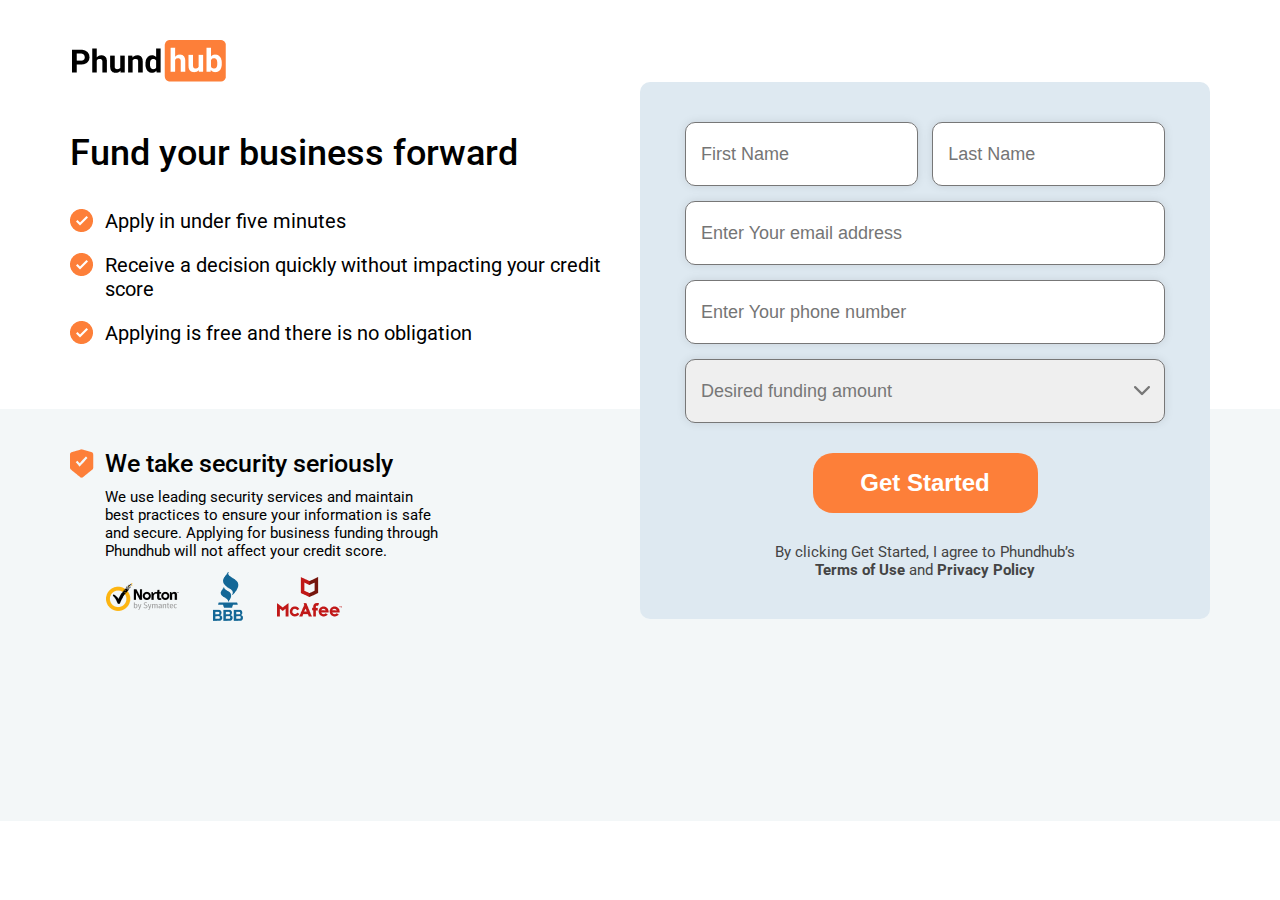
<file: index.html>
<!doctype html>
<html>
<head>
   <meta charset="utf-8">
   <meta name="viewport" content="width=device-width, initial-scale=1.0, maximum-scale=1, user-scalable=0" />
   <meta name="keywords" content="sportz, sportz-interactive, interactive, games, sports, events, event sports" />
   <title>Phundhub</title>
   <link href="css/style.css" rel="stylesheet" />
   <link href="css/responsive.css" rel="stylesheet" />
</head>
<body>

   <header>
      <div class="fix_wrap">
         <div class="logo"><a href="#"><img src="images/logo.png"/></a></div>
      </div>
   </header>
  
   <div class="main">
      <div class="fix_wrap">
         <div class="left">
            <div class="content">
               <h1>Fund your business forward</h1>
               <ul class="details">
                  <li>Apply in under five minutes</li>
                  <li>Receive a decision quickly without impacting your credit score</li>
                  <li>Applying is free and there is no obligation</li>
               </ul>
            </div>
         </div>
         <div class="right">
            <div class="form">
               <form>
                  <div class="input_part">
                  <div class="input_filed">
                     <input type="text" placeholder="First Name"/>
                  </div>
                  <div class="input_filed input_right">
                     <input type="text" placeholder="Last Name"/>
                  </div>
                  </div>
                  <div class="input_filed">
                     <input type="email" placeholder="Enter Your email address"/>
                  </div>
                  <div class="input_filed">
                     <input type="text" placeholder="Enter Your phone number"/>
                  </div>
                  <div class="input_filed">
                     <select>
                        <option>Desired funding amount</option>
                        <option>Select 1</option>
                        <option>Select 2</option>
                     </select>
                  </div>
                  <div class="input_btn">
                     <input type="button" value="Get Started" />
                  </div>
                  <div class="input_text">
                     <p>By clicking Get Started, I agree to Phundhub’s </p>
                     <p><b>Terms of Use</b> and <b>Privacy Policy</b></p>
                  </div>
               </form>
            </div>
         </div>
      </div>
   </div>

   <footer>
      <div class="fix_wrap">
         <div class="footer_content">
            <h4>We take security seriously</h4>
            <p>We use leading security services and maintain best practices to ensure your information is safe and secure. Applying for business funding through Phundhub will not affect your credit score.</p>
            <ul>
               <li><img src="images/f_logo1.png"/></li>
               <li><img src="images/f_logo3.png"/></li>
               <li><img src="images/f_logo2.png"/></li>
            </ul>
         </div>
      </div>
   </footer>

</body>
</html>
</file>
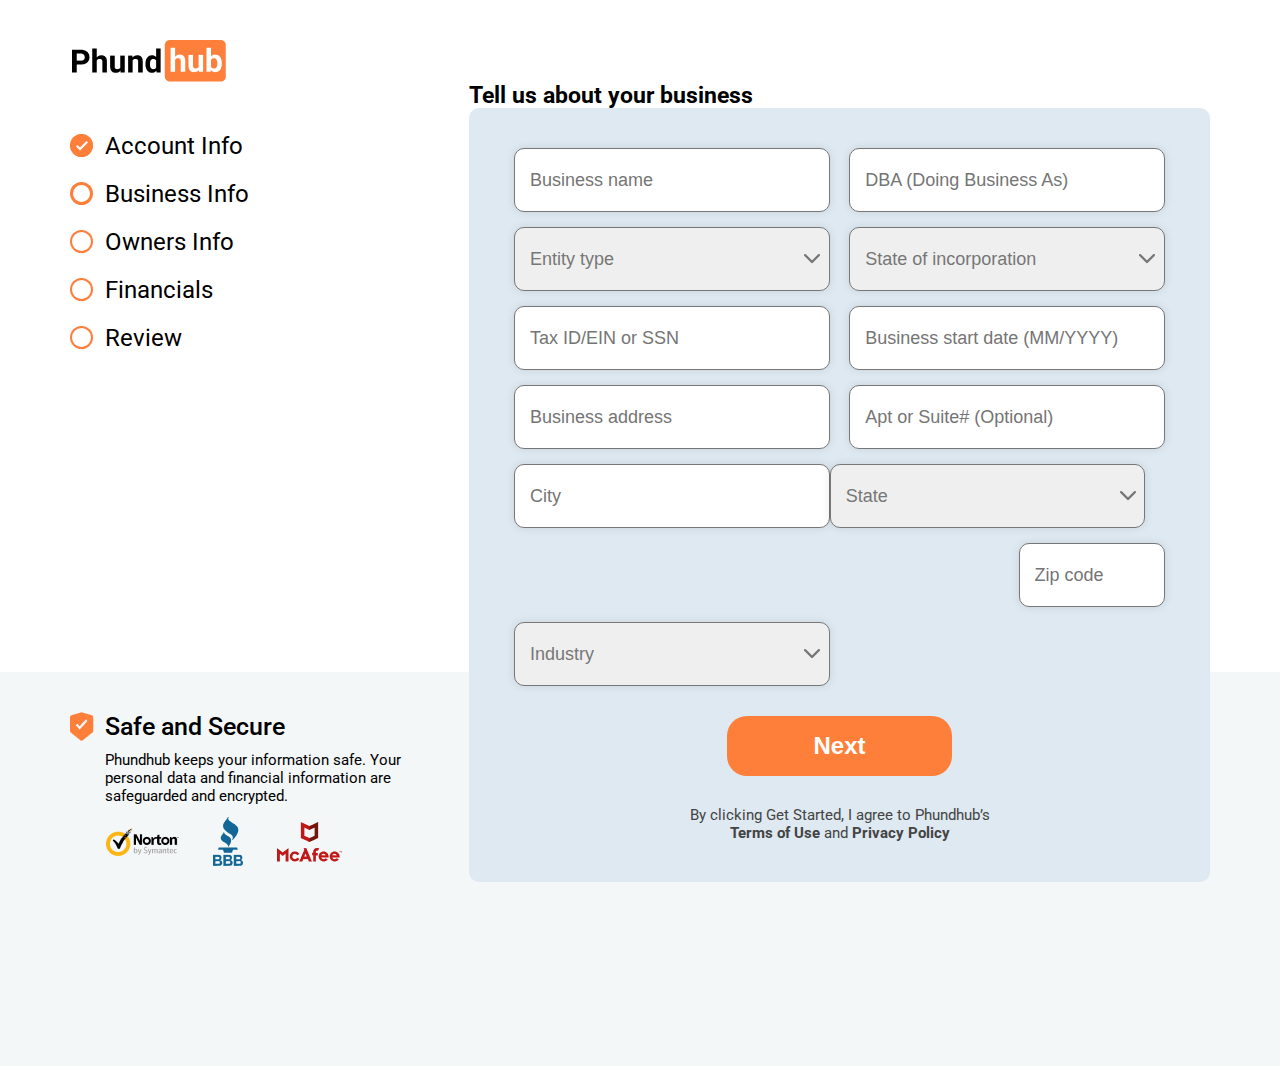
<file: account-step1.html>
<!doctype html>
<html>
<head>
   <meta charset="utf-8">
   <meta name="viewport" content="width=device-width, initial-scale=1.0, maximum-scale=1, user-scalable=0" />
   <meta name="keywords" content="sportz, sportz-interactive, interactive, games, sports, events, event sports" />
   <title>Phundhub</title>
   <link href="css/style.css" rel="stylesheet" />
   <link href="css/responsive.css" rel="stylesheet" />
</head>
<body>

   <header>
      <div class="fix_wrap">
         <div class="logo"><a href="#"><img src="images/logo.png"/></a></div>
      </div>
   </header>
  
   <div class="main account">
      <div class="fix_wrap">
         <div class="left">
            <div class="content">
               <ul class="account_step">
                  <li class="done"><a href="#">Account Info</a></li>
                  <li class="active"><a href="#"></a>Business Info</li>
                  <li><a href="#">Owners Info</a></li>
                  <li><a href="#">Financials</a></li>
                  <li><a href="#">Review</a></li>
               </ul>
            </div>
         </div>
         <div class="right">
            <h2>Tell us about your business</h2>
            <div class="form">
               <form>
                  <div class="input_part">
                  <div class="input_filed">
                     <input type="text" placeholder="Business name"/>
                  </div>
                  <div class="input_filed input_right">
                     <input type="text" placeholder="DBA (Doing Business As)"/>
                  </div>
                  </div>
                  <div class="input_part">
                     <div class="input_filed">
                        <select>
                           <option>Entity type</option>
                           <option>Select 1</option>
                           <option>Select 2</option>
                        </select>
                     </div>
                     <div class="input_filed input_right">
                        <select>
                           <option>State of incorporation</option>
                           <option>Select 1</option>
                           <option>Select 2</option>
                        </select>
                     </div>
                  </div>
                  <div class="input_part">
                     <div class="input_filed">
                        <input type="email" placeholder="Tax ID/EIN or SSN"/>
                     </div>
                     <div class="input_filed input_right">
                        <input type="email" placeholder="Business start date (MM/YYYY)"/>
                     </div>
                  </div>
                  <div class="input_part six_four">
                     <div class="input_filed">
                        <input type="email" placeholder="Business address"/>
                     </div>
                     <div class="input_filed input_right">
                        <input type="email" placeholder="Apt or Suite# (Optional)"/>
                     </div>
                  </div>
                  <div class="input_part three_box">
                     <div class="input_filed">
                        <input type="email" placeholder="City"/>
                     </div>
                     <div class="input_filed">
                     <select>
                        <option>State</option>
                        <option>Select 1</option>
                        <option>Select 2</option>
                     </select>
                     </div>
                     <div class="input_filed input_right">
                        <input type="email" placeholder="Zip code"/>
                     </div>
                  </div>
                  <div class="input_part three_box">
                     <div class="input_filed">
                        <select>
                           <option>Industry</option>
                           <option>Select 1</option>
                           <option>Select 2</option>
                        </select>
                     </div>
                  </div>
                  
                  <div class="input_btn">
                     <input type="button" value="Next" />
                  </div>
                  <div class="input_text">
                     <p>By clicking Get Started, I agree to Phundhub’s </p>
                     <p><b>Terms of Use</b> and <b>Privacy Policy</b></p>
                  </div>
               </form>
            </div>
         </div>
      </div>
   </div>

   <footer>
      <div class="fix_wrap">
         <div class="footer_content">
            <h4>Safe and Secure</h4>
            <p>Phundhub keeps your information safe. Your personal data and financial information are safeguarded and encrypted.</p>
            <ul>
               <li><img src="images/f_logo1.png"/></li>
               <li><img src="images/f_logo3.png"/></li>
               <li><img src="images/f_logo2.png"/></li>
            </ul>
         </div>
      </div>
   </footer>

</body>
</html>
</file>
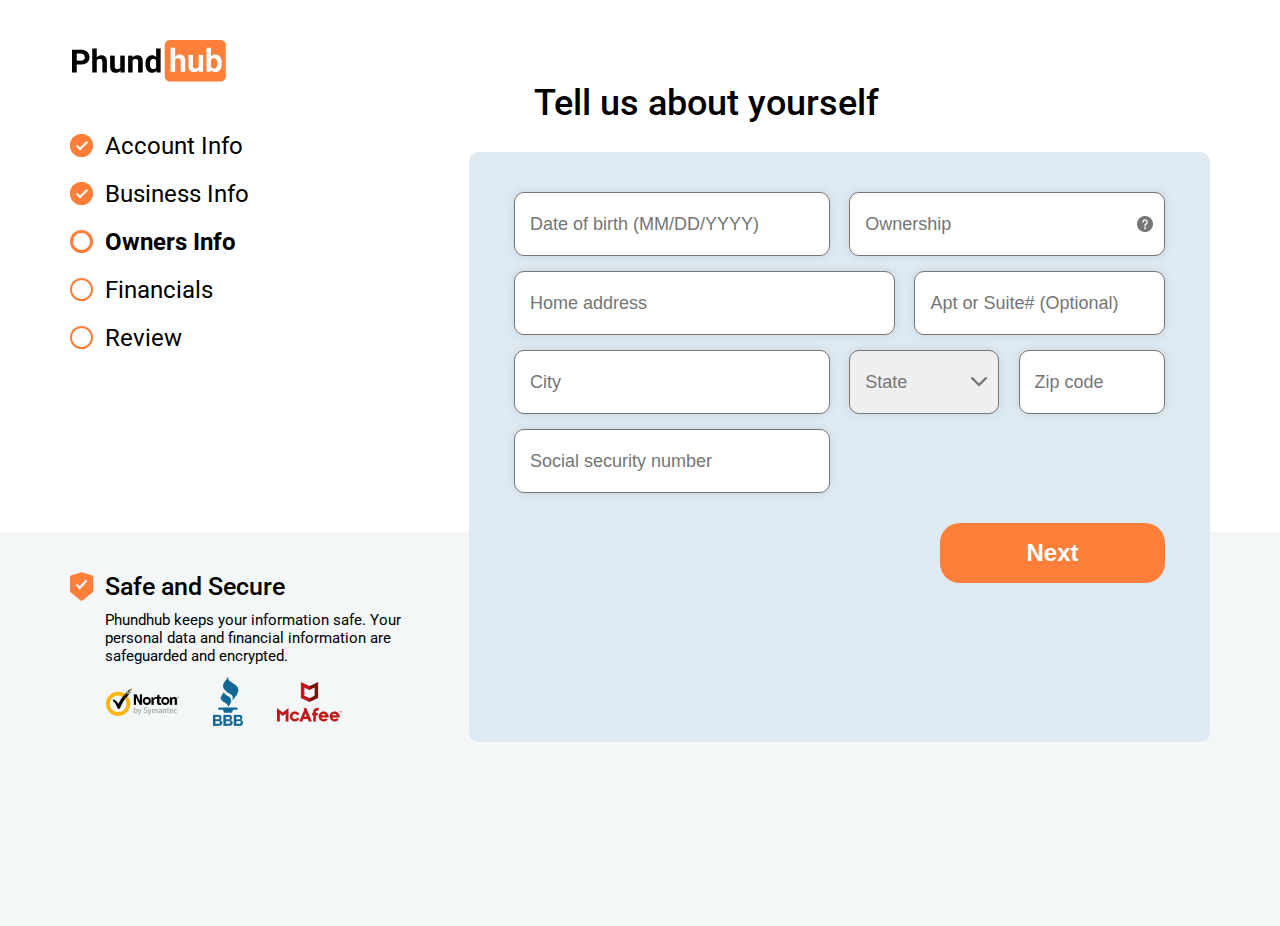
<file: account-step2.html>
<!doctype html>
<html>
<head>
   <meta charset="utf-8">
   <meta name="viewport" content="width=device-width, initial-scale=1.0, maximum-scale=1, user-scalable=0" />
   <meta name="keywords" content="sportz, sportz-interactive, interactive, games, sports, events, event sports" />
   <title>Phundhub</title>
   <link href="css/style.css" rel="stylesheet" />
   <link href="css/responsive.css" rel="stylesheet" />
</head>
<body>

   <header>
      <div class="fix_wrap">
         <div class="logo"><a href="#"><img src="images/logo.png"/></a></div>
      </div>
   </header>
  
   <div class="main account">
      <div class="fix_wrap">
         <div class="left">
            <div class="content">
               <ul class="account_step">
                  <li class="done"><a href="#">Account Info</a></li>
                  <li class="done"><a href="#">Business Info</a></li>
                  <li class="active"><a href="#">Owners Info</a></li>
                  <li><a href="#">Financials</a></li>
                  <li><a href="#">Review</a></li>
               </ul>
            </div>
         </div>
         <div class="right">
            <div class="min_head">
               <h2>Tell us about yourself</h2>
            </div>   
            <div class="form">
               <form>
                  <div class="input_part">
                  <div class="input_filed">
                     <input type="text" placeholder="Date of birth (MM/DD/YYYY)"/>
                  </div>
                  <div class="input_filed input_right">
                     <input type="text" placeholder="Ownership"/>
                     <div class="info"><img src="images/help.png"/></div>
                  </div>
                  </div>
                  <div class="input_part">
                     <div class="input_filed six_part">
                        <input type="email" placeholder="Home address"/>
                     </div>
                     <div class="input_filed four_part input_right">
                        <input type="email" placeholder="Apt or Suite# (Optional)"/>
                     </div>
                  </div>
                  <div class="input_part three_box">
                     <div class="input_filed">
                        <input type="email" placeholder="City"/>
                     </div>
                     <div class="input_filed mid_box">
                     <select>
                        <option>State</option>
                        <option>Select 1</option>
                        <option>Select 2</option>
                     </select>
                     </div>
                     <div class="input_filed input_right">
                        <input type="email" placeholder="Zip code"/>
                     </div>
                  </div>
                  <div class="input_part three_box">
                     <div class="input_filed">
                        <input type="email" placeholder="Social security number"/>
                     </div>
                  </div>
                  
                  <div class="input_btn btn_right">
                     <input type="button" value="Next" />
                  </div>
               </form>
            </div>
         </div>
      </div>
   </div>

   <footer>
      <div class="fix_wrap">
         <div class="footer_content">
            <h4>Safe and Secure</h4>
            <p>Phundhub keeps your information safe. Your personal data and financial information are safeguarded and encrypted.</p>
            <ul>
               <li><img src="images/f_logo1.png"/></li>
               <li><img src="images/f_logo3.png"/></li>
               <li><img src="images/f_logo2.png"/></li>
            </ul>
         </div>
      </div>
   </footer>

</body>
</html>
</file>
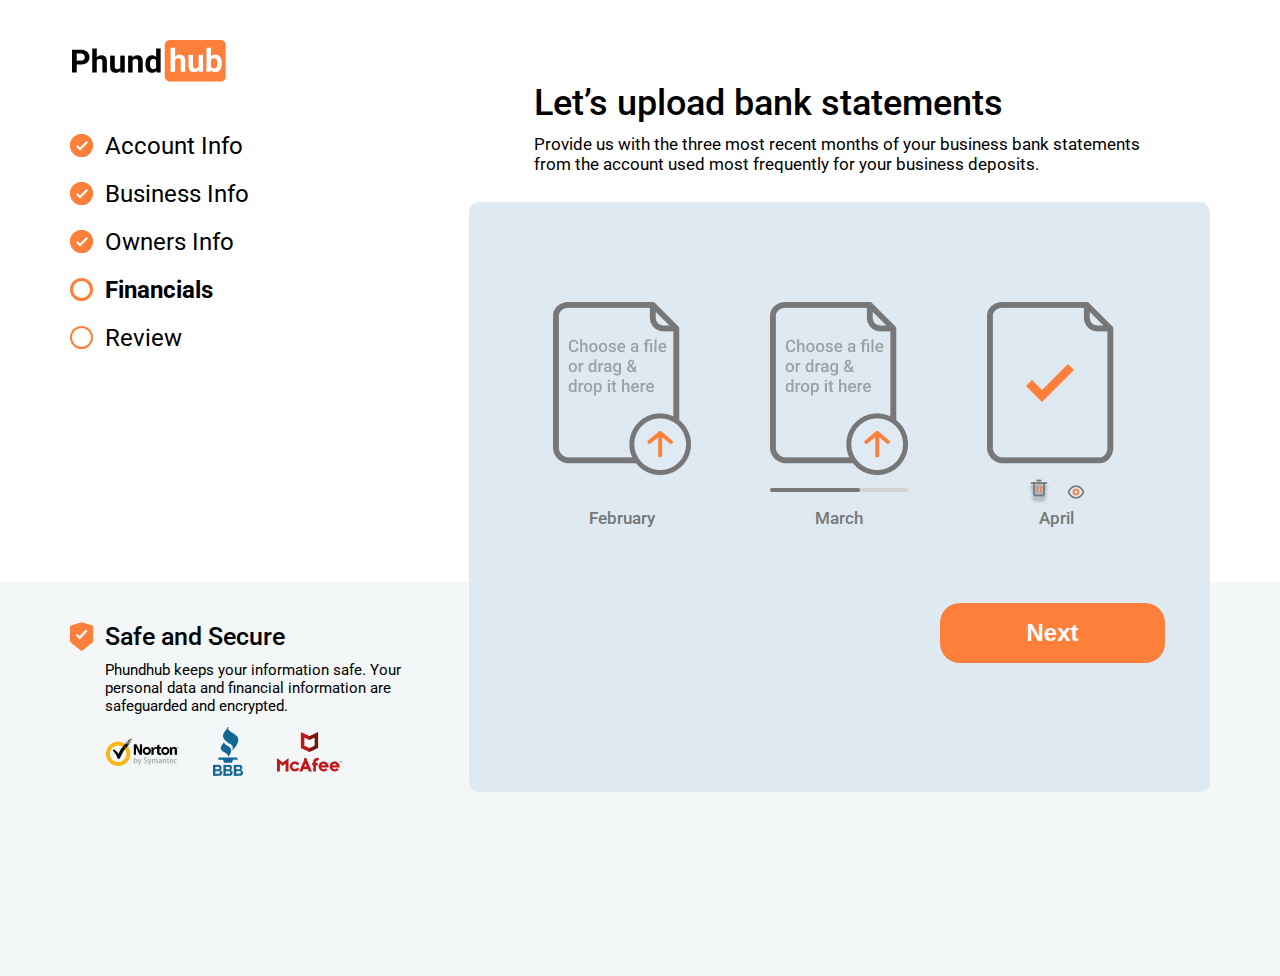
<file: account-step3.html>
<!doctype html>
<html>
<head>
   <meta charset="utf-8">
   <meta name="viewport" content="width=device-width, initial-scale=1.0, maximum-scale=1, user-scalable=0" />
   <meta name="keywords" content="sportz, sportz-interactive, interactive, games, sports, events, event sports" />
   <title>Phundhub</title>
   <link href="css/style.css" rel="stylesheet" />
   <link href="css/responsive.css" rel="stylesheet" />
</head>
<body>

   <header>
      <div class="fix_wrap">
         <div class="logo"><a href="#"><img src="images/logo.png"/></a></div>
      </div>
   </header>
  
   <div class="main account">
      <div class="fix_wrap">
         <div class="left">
            <div class="content">
               <ul class="account_step">
                  <li class="done"><a href="#">Account Info</a></li>
                  <li class="done"><a href="#">Business Info</a></li>
                  <li class="done"><a href="#">Owners Info</a></li>
                  <li class="active"><a href="#">Financials</a></li>
                  <li><a href="#">Review</a></li>
               </ul>
            </div>
         </div>
         <div class="right">
            <div class="min_head">
               <h2>Let’s upload bank statements</h2>
               <p>Provide us with the three most recent months of your business bank statements from the account used most frequently for your business deposits.</p>
            </div>   
            <div class="form">
               <form>
                  <ul class="file_upload">
                     <li>
                        <div class="file">
                           <input type="file"/>
                           <div class="file_img"></div>
                        </div>
                        <div class="process"></div>
                        <div class="month">February</div>
                     </li>
                     <li>
                        <div class="file">
                           <input type="file"/>
                           <div class="file_img"></div>
                        </div>
                        <div class="process">
                           <div class="progress_bar">
                              <div class="progress_status" style="width:65%"></div>
                           </div>
                        </div>
                        <div class="month">March</div>
                     </li>
                     <li>
                        <div class="file file_done">
                           <input type="file"/>
                           <div class="file_img"></div>
                        </div>
                        <div class="process">
                           <div class="delete" href="#"><img src="images/trash.png"/></div>
                           <div class="delete" href="#"><img src="images/eye.png"/></div>
                        </div>
                        <div class="month">April</div>
                     </li>
                  </ul>
                  <div class="input_btn btn_right">
                     <input type="button" value="Next">
                  </div>
               </form>
            </div>
         </div>
      </div>
   </div>

   <footer>
      <div class="fix_wrap">
         <div class="footer_content">
            <h4>Safe and Secure</h4>
            <p>Phundhub keeps your information safe. Your personal data and financial information are safeguarded and encrypted.</p>
            <ul>
               <li><img src="images/f_logo1.png"/></li>
               <li><img src="images/f_logo3.png"/></li>
               <li><img src="images/f_logo2.png"/></li>
            </ul>
         </div>
      </div>
   </footer>

</body>
</html>
</file>
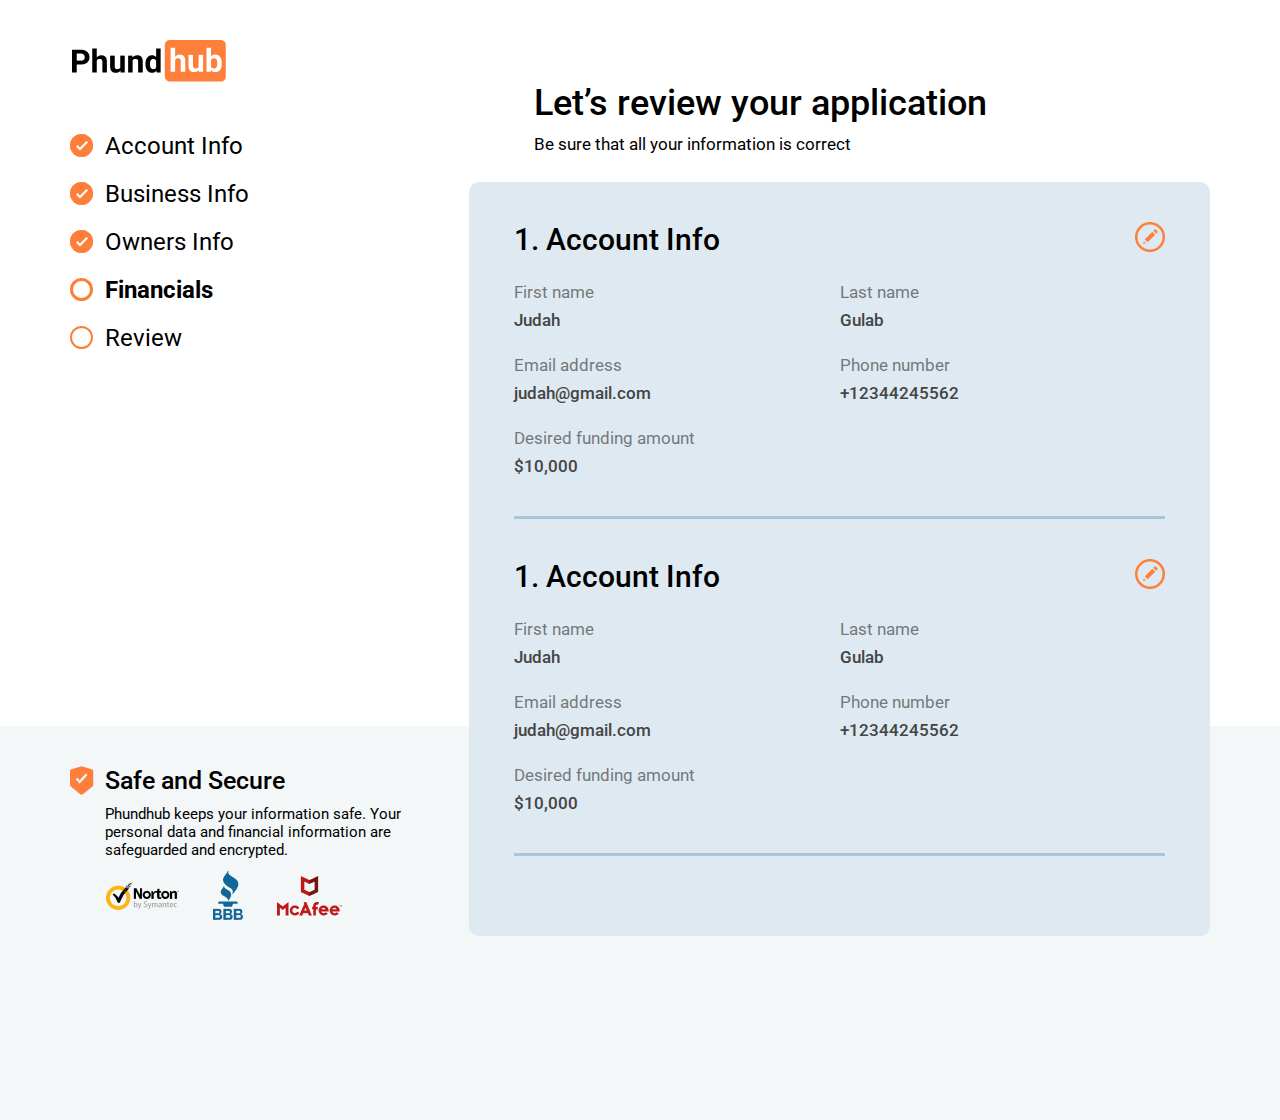
<file: account-step4.html>
<!doctype html>
<html>

<head>
   <meta charset="utf-8">
   <meta name="viewport" content="width=device-width, initial-scale=1.0, maximum-scale=1, user-scalable=0" />
   <meta name="keywords" content="sportz, sportz-interactive, interactive, games, sports, events, event sports" />
   <title>Phundhub</title>
   <link href="css/style.css" rel="stylesheet" />
   <link href="css/responsive.css" rel="stylesheet" />
</head>

<body>

   <header>
      <div class="fix_wrap">
         <div class="logo"><a href="#"><img src="images/logo.png" /></a></div>
      </div>
   </header>

   <div class="main account">
      <div class="fix_wrap">
         <div class="left">
            <div class="content">
               <ul class="account_step">
                  <li class="done"><a href="#">Account Info</a></li>
                  <li class="done"><a href="#">Business Info</a></li>
                  <li class="done"><a href="#">Owners Info</a></li>
                  <li class="active"><a href="#">Financials</a></li>
                  <li><a href="#">Review</a></li>
               </ul>
            </div>
         </div>
         <div class="right">
            <div class="min_head">
               <h2>Let’s review your application</h2>
               <p>Be sure that all your information is correct</p>
            </div>
            <div class="form">
               <div class="account_details">
                  <div class="account_info">
                     <div class="head">
                        <h3>1. Account Info</h3>
                        <div class="edit"><a href="#"><img src="images/edit.png" /></a></div>
                     </div>
                     <div class="edit_content">
                        <div class="content">
                           <span>First name</span>
                           <p>Judah</p>
                        </div>
                        <div class="content">
                           <span>Last name</span>
                           <p>Gulab</p>
                        </div>
                        <div class="content">
                           <span>Email address</span>
                           <p>judah@gmail.com</p>
                        </div>
                        <div class="content">
                           <span>Phone number</span>
                           <p>+12344245562</p>
                        </div>
                        <div class="content">
                           <span>Desired funding amount</span>
                           <p>$10,000</p>
                        </div>
                     </div>
                  </div>
                  <div class="account_info">
                     <div class="head">
                        <h3>1. Account Info</h3>
                        <div class="edit"><a href="#"><img src="images/edit.png" /></a></div>
                     </div>
                     <div class="edit_content">
                        <div class="content">
                           <span>First name</span>
                           <p>Judah</p>
                        </div>
                        <div class="content">
                           <span>Last name</span>
                           <p>Gulab</p>
                        </div>
                        <div class="content">
                           <span>Email address</span>
                           <p>judah@gmail.com</p>
                        </div>
                        <div class="content">
                           <span>Phone number</span>
                           <p>+12344245562</p>
                        </div>
                        <div class="content">
                           <span>Desired funding amount</span>
                           <p>$10,000</p>
                        </div>
                     </div>
                  </div>
               </div>
            </div>
         </div>
      </div>
   </div>

   <footer>
      <div class="fix_wrap">
         <div class="footer_content">
            <h4>Safe and Secure</h4>
            <p>Phundhub keeps your information safe. Your personal data and financial information are safeguarded and
               encrypted.</p>
            <ul>
               <li><img src="images/f_logo1.png" /></li>
               <li><img src="images/f_logo3.png" /></li>
               <li><img src="images/f_logo2.png" /></li>
            </ul>
         </div>
      </div>
   </footer>

</body>

</html>
</file>
<file: css/style.css>
@import url('https://fonts.googleapis.com/css2?family=Roboto:wght@400;500;700&display=swap');

* {
  box-sizing: border-box;
}

body {
  margin: 0;
  padding: 0;
  font-size: 15px;
  line-height: normal;
  font-weight: normal;
  color: #000000;
  font-family: 'Roboto', sans-serif;
}

img {
  border: none;
  height: auto;
  max-width: 100%;
  vertical-align: middle;
  transition: all 0.5s ease-in-out 0s;
}
ul {
  margin: 0;
  padding: 0;
  list-style: none;
}
a {
  text-decoration: none;
  transition: 0.5s;
}
h1,
h2,
h3,
h4,
h5,
h6,
p {
  margin: 0;
  padding: 0;
}

.fix_wrap {
  width: 100%;
  max-width: 1170px;
  margin: 0 auto;
  padding: 0 15px;
}
input::-webkit-input-placeholder{opacity: 1;}
input:-ms-input-placeholder{opacity: 1;}
input::placeholder{opacity: 1;}

header{padding: 40px 0 0;}

.main{width:100%; float: left; position: relative; z-index: 9;}
.main .left{width:50%; float: left; padding-right: 15px;}
.main .right{width:50%; float: right;}
.main .content h1{font-size: 36px; font-weight: 500; margin:50px 0 35px;}
.main .content .details li{font-size:20px; padding:0 0 20px 35px; position: relative;}
.main .content .details li:before{width:23px; height:23px; background:url(../images/check.png); position: absolute; left: 0; content: "";}
.main .form{background: #dee9f1; width:100%; float: left; padding: 40px 45px; border-radius: 10px;}
.main.account .form{min-height:590px;}
.form .input_filed input, .form .input_filed select {height: 64px; width:100%; border-radius: 10px; border: 1px solid #777777; font-size: 18px; color: #777777; padding: 0 15px; box-shadow: 0 0 10px rgb(0 0 0 / 10%);}
.form .input_filed input:focus-visible, .form .input_filed select:focus-visible{border:1px solid #FD7F39; outline: none;}
.form .input_filed select{-webkit-appearance: none; -moz-appearance:none; appearance:none; background-image: url(../images/down.png); background-repeat: no-repeat; background-position: 97% center;}
.form .input_filed{margin-bottom: 15px; width:100%; float: left; position: relative;}
.input_filed .info{position:absolute; right:12px; top:22px; cursor: pointer;}

.form .input_filed.input_right{float: right;}
.form .input_part .input_filed{width:48.5%;}
.form .input_btn{text-align: center; margin:15px 0 30px; width:100%; float: left;}
.form .input_btn input {display: inline-block; transition: 0.5s; cursor: pointer; height: 60px; background: #FD7F39; width: 225px; border: none; border-radius: 20px; font-weight: 700; font-size: 24px; color: #FFFFFF;}
.form .input_btn input:hover{background:#000;}
.form .input_part{width:100%; float: left;}
.form .input_text{text-align: center; color: #444444; font-size: 15px;}

footer{width:100%; float:left; background: #f3f7f8; padding-bottom:150px; margin-top: -210px;}  
footer .footer_content{z-index:10; padding:40px 0 50px 35px; width:375px; position: relative;}
footer .footer_content:before{width:24px; height:29px; background:url(../images/shield.png); position: absolute; left: 0; content: "";}
footer .footer_content h4{font-size: 25px; font-weight: 500; margin-bottom: 10px;}
footer .footer_content ul li{display: inline-block; margin:12px 30px 0 0;}

.account_step {margin-top:50px;}
.account_step li{font-size: 24px; padding:0 0 20px 35px; position: relative;}
.account_step li a{color:#000}
.account_step li:after {
  content: "";
  width: 23px;
  height: 23px;
  position: absolute;
  left: 0;
  box-shadow: 0px 0px 0px 2px #FD7F39 inset;
  border-radius: 50%;
  top: 2px;
}
.account_step li.active a{font-weight: 700;}
.account_step li.active:after{box-shadow: 0px 0px 0px 3px #FD7F39 inset;}
.account_step li.done:after{background: url(../images/check.png);}
.main .right .min_head{padding:0 40px 28px 65px;}
.main .right .min_head h2{font-size: 36px; font-weight: 500;}
.main .right .min_head p{font-size: 17px; margin-top:10px;}
.main.account .left{width: 35%;}
.main.account .right{width: 65%;}

.form .input_part .input_filed.six_part{width:58.5%;}
.form .input_part .input_filed.four_part{width:38.5%;}
.form .input_part.three_box .input_filed.mid_box{width:23%; margin-left:3%;}
.form .input_part.three_box .input_filed.input_right{width:22.5%;}
.form .input_part.three_box .input_filed.mid_box select{background-position:92% center;}
.form .input_btn.btn_right{text-align:right; margin-bottom:0;}

.file_upload{padding:60px 0 60px 0; text-align: center; display: flex;}
.file_upload li{width:33.33%}
.file_upload li .file{position: relative; width:138px; height:173px; display: inline-block;}
.file_upload li .file input[type="file"]{width:100%; height:100%; cursor: pointer;  position: relative; z-index: 9; opacity: 0;}
.file_upload li .file .file_img{width:100%; height:100%; background-image: url(../images/file.png); background-repeat: no-repeat; position: absolute; top:0; left:0; }
.file_upload li .file.file_done .file_img{background-image: url(../images/file_done.png);}
.file_upload li .month{font-size: 17px; color:#777777; font-weight: 500;}
.process .progress_bar {
  width: 138px;
  height: 4px;
  background: #D3D3D3;
  display: inline-block;
  border-radius: 40px;
}
.process .progress_bar .progress_status{height: 100%; background: #777777; border-radius: 50px;}
.file_upload li .process{text-align: center; min-height: 30px; margin-top: 3px;}
.process .delete{display:inline-block; margin:0 5px; cursor:pointer;}

.account_info .head{width: 100%; float: left; margin-bottom: 25px;}
.account_info .head h3{font-size: 30px; font-weight: 500; float: left;}
.account_info .head .edit{float: right;}

.account_info{width: 100%; float: left; border-bottom: 3px solid #A8C6DA; padding-bottom: 15px; margin-bottom: 40px;}
.edit_content{width: 100%; float: left; display: flex; flex-wrap: wrap;}
.edit_content .content{width:50%; margin-bottom:20px;}
.edit_content .content span{color:rgba(68,68,68,0.7); display: block; font-size: 17px; margin-bottom:8px;}
.edit_content .content p{color:#444444; font-size: 17px; font-weight: 500;margin-bottom: 5px;}
</file>
<file: css/responsive.css>
@media (max-width:1024px){
    body{display: flex; min-height: 100vh; flex-direction: column;}
    header{padding:20px 0 0;}
    .main{margin-bottom: 20px;}
    .main .content h1{font-size:28px;}
    .main .content .details li{font-size: 18px;}
    .main .form{padding: 20px;}
    .form .input_filed input, .form .input_filed select{height:58px; font-size: 16px;}
    .form .input_btn input{font-size: 22px;}
    footer{margin-top:auto; padding:0;}
    footer .footer_content{width: 49%;}
    footer .footer_content h4{font-size:22px;}
}

@media (max-width:767px){
    .main .left{width: 100%; padding-right: 0; margin-bottom: 20px;}
    .main .content h1{font-size: 24px;margin: 30px 0 15px;}
    .main .right{width:100%;}
    footer{margin-top: 30px;}
    footer .footer_content{width: 100%;}
    footer .footer_content ul li{margin:12px 25px 0 0;}
    .form .input_btn input{font-size: 20px;width: 200px;}
}
</file>
